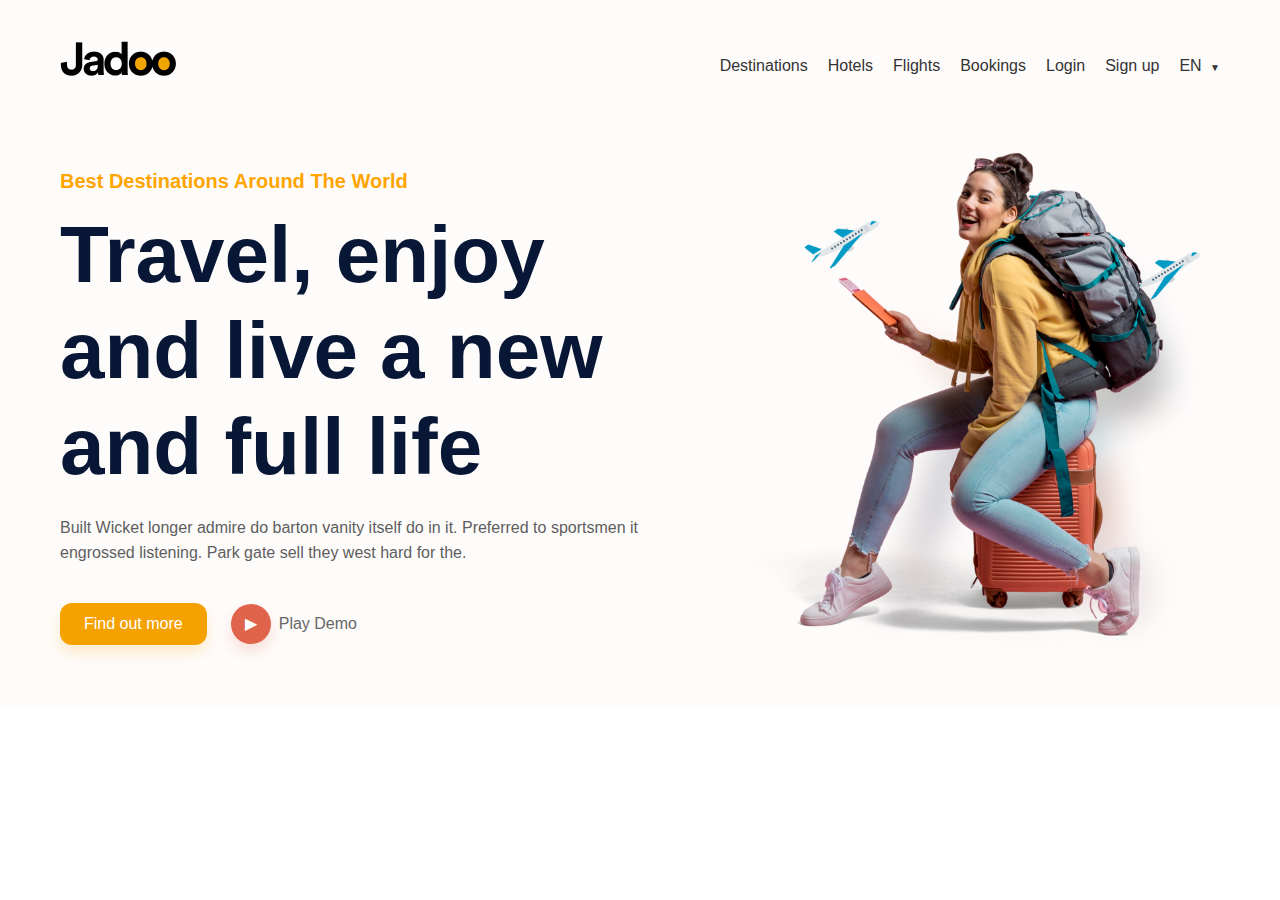
<file: index.html>
<!DOCTYPE html>
<html lang="en">
<head>
    <meta charset="UTF-8">
    <meta name="viewport" content="width=device-width, initial-scale=1.0">
    <link rel="stylesheet" href="style.css">
    <title>Belajar Slicing</title>
</head>
<body>
    <header>
        <section class="hero">
            <div class="hero__container">
              <header class="hero__header">
                <div class="hero__logo">
                  <img src="img/Logo.png" alt="Logo" class="Logo">
                </div>
                <!-- <nav class="hero__nav"> -->
                  <ul class="hero__menu">
                    <li class="hero__menu-item"><a href="#">Destinations</a></li>
                    <li class="hero__menu-item"><a href="#">Hotels</a></li>
                    <li class="hero__menu-item"><a href="#">Flights</a></li>
                    <li class="hero__menu-item"><a href="#">Bookings</a></li>
                    <li class="hero__menu-item"><a href="#">Login</a></li>
                    <li class="hero__menu-item"><a href="#">Sign up</a></li>
                    <li class="hero__menu-item"><a href="#"></a>EN <span class="hero__dropdown-icon">▼</span></li>
                  </ul>
                <!-- </nav> -->
              </header>
          
              <div class="hero__content">
                <div class="hero__text">
                  <p class="hero__subtitle">Best Destinations Around The World</p>
                  <h1 class="hero__title">
                    Travel, enjoy and live a new and full life
                  </h1>
                  <p class="hero__description">
                    Built Wicket longer admire do barton vanity itself do in it. Preferred to sportsmen it engrossed listening. Park gate sell they west hard for the.
                  </p>

                  <div class="hero__button">
                    <button class="hero__button hero__button--primary">Find out more</button>
                    <button class="hero__button hero__button--secondary">
                      <span class="hero__icon">&#9654;</span>
                      <span class="hero__text">Play Demo</span>
                    </button>
                  </div>
                </div>

                <div class="hero__image">
                  <img src="img/Image.png" alt="Traveller" class="hero__image-img">
                </div>
                
              </div>
          </section>

    </header>
</body>
</html>
</file>
<file: style.css>
* {
    margin: 0;
    padding: 0;
    box-sizing: border-box;
    font-family: 'Segoe UI', Tahoma, Geneva, Verdana, sans-serif;
  }
  
  body {
    background-color: #fff;
    color: #333;
    line-height: 1.6;
  }
  
  /* Hero Section */
  .hero {
    padding: 40px 60px;
    background-color: #fefcfb;
  }
  
  .hero__header {
    display: flex;
    justify-content: space-between;
    align-items: center;
  }
  
  .hero__logo {
    font-size: 32px;
    font-weight: bold;
    color: #000;
  }
  
  .hero__nav {
    flex: 1;
    margin-left: 60px;
  }

  .hero__menu {
    display: flex;  
    gap: 20px;
    list-style: none;
    justify-content: flex-end;
  }
  
  .hero__menu-item a {
    text-decoration: none;
    color: #333;
    font-weight: 500;
    transition: color 0.3s ease;
  }
  
  .hero__menu-item a:hover {
    color: orange;
  }
  
  .hero__dropdown-icon {
    font-size: 10px;
    margin-left: 4px;
  }
  
  .hero__content {
    margin-top: 60px;
    gap: 40px;
    display: flex;
    align-items: center;
    justify-content: space-between;
  }

 /* Hero Image */
  .hero__image {
    flex: 1;
    text-align: right;
  }
  
  .hero__image-img {
    max-width: 100%;
    height: auto;
  }
  
  /* Hero Text */
  .hero__text {
    max-width: 600px;
  }
  
  .hero__subtitle {
    color: orange;
    font-weight: 600;
    font-size: 20px;
    margin-bottom: 10px;
  }
  
  .hero__title {
    font-size: 80px;
    font-weight: 800;
    color: #081735;
    line-height: 1.2;
    margin-bottom: 20px;
  }
  
  .hero__description {
    font-size: 16px;
    color: #5e5e5e;
    margin-bottom: 30px;
  }

  .hero__play {
    display: flex;
    align-items: center;
    gap: 10px; /* GANTI jadi lebih kecil */
    cursor: pointer;
  }
  

   .hero__button {
    display: flex;
    align-items: center;
    gap: 1rem;
  }
  
  .hero__button {
    display: flex;
    align-items: center;
    border: none;
    cursor: pointer;
    font-size: 16px;
    font-weight: 500;
    transition: 0.3s ease;
  }
  
  /* Primary Button */
  .hero__button--primary {
    background-color: #f5a100;
    color: #fff;
    padding: 12px 24px;
    border-radius: 12px;
    box-shadow: 0 8px 16px rgba(245, 161, 0, 0.2);
  }
  
  /* Secondary Button */
  .hero__button--secondary {
    background: none;
    color: #666;
    padding: 8px;
    gap: 8px;
  }
  
  /* Play Icon */
  .hero__icon {
    background-color: #e0644c;
    color: #fff;
    border-radius: 50%;
    width: 40px;
    height: 40px;
    display: inline-flex;
    align-items: center;
    justify-content: center;
    font-size: 16px;
    box-shadow: 0 8px 16px rgba(224, 100, 76, 0.2);
  }
  
  /* Optional hover effects */
  .hero__button--primary:hover {
    background-color: #e29500;
  }
  
  .hero__button--secondary:hover .cta__icon {
    background-color: #d25945;
  }
</file>
